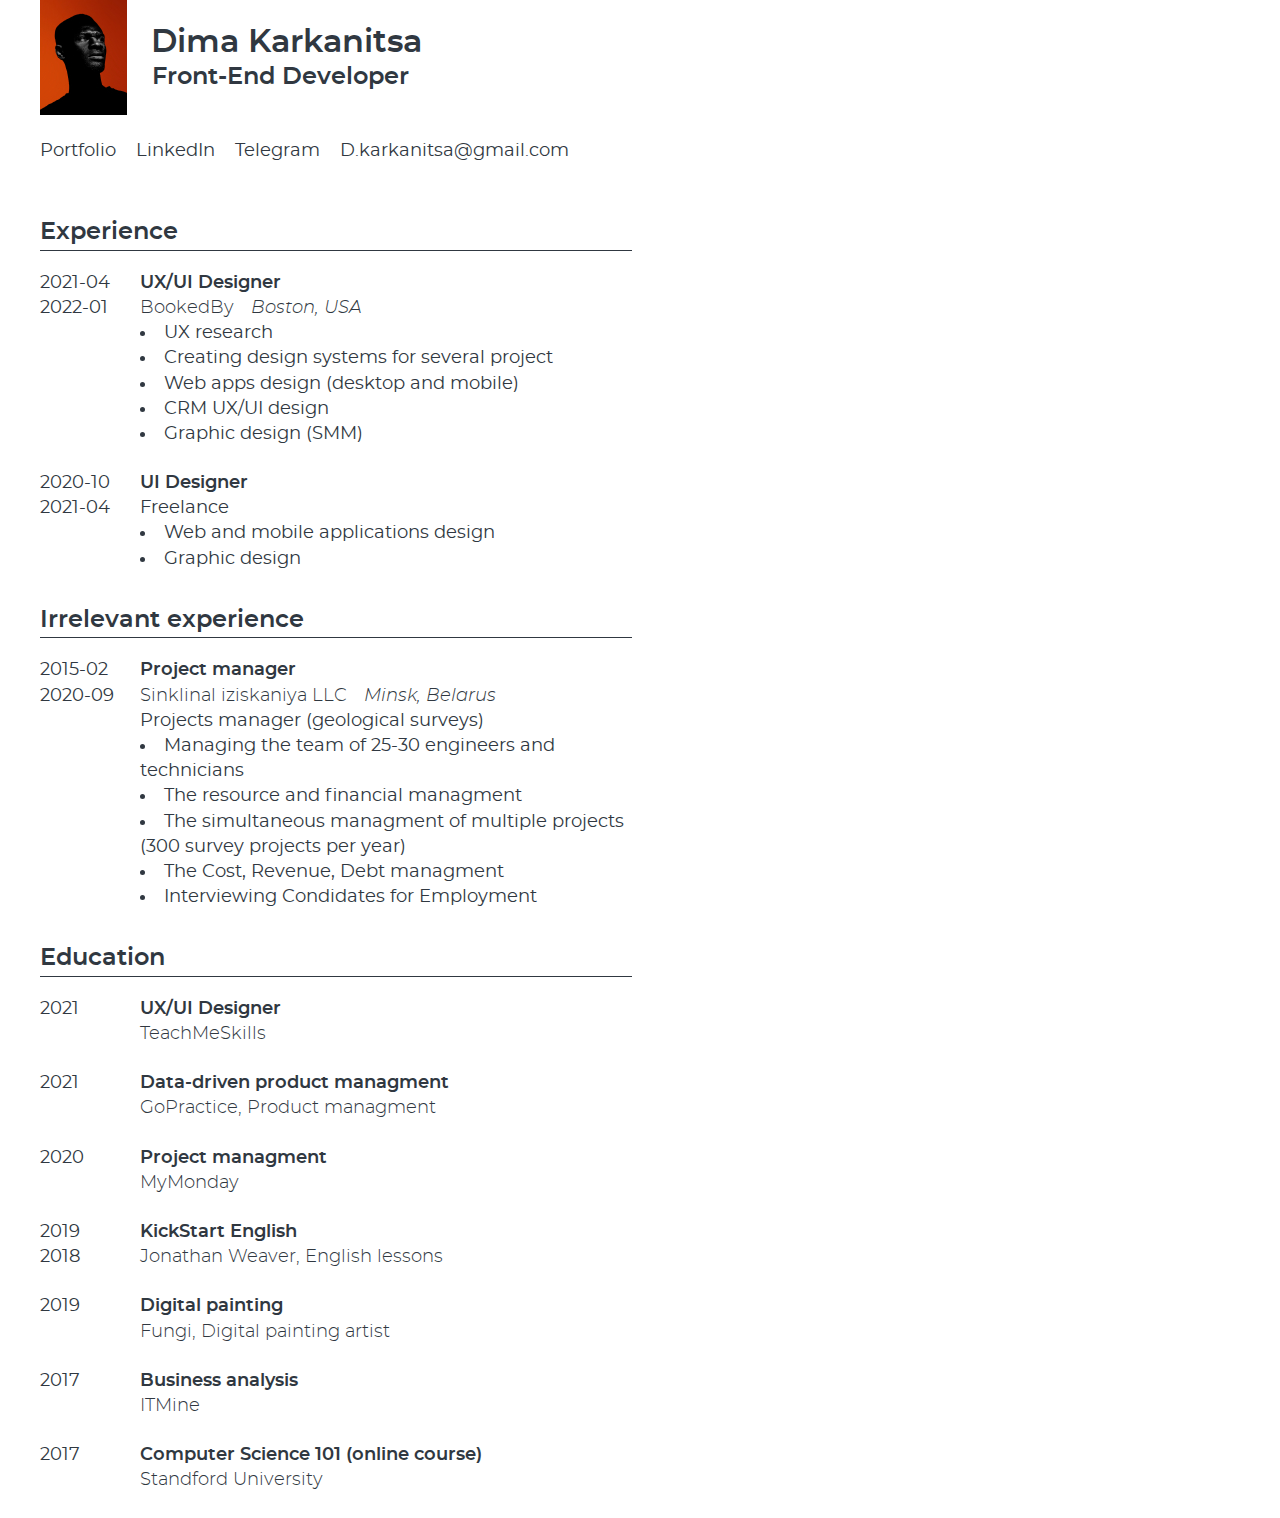
<file: CVproject/Index.html>
<!DOCTYPE html>
<html>
  <head>
    <meta charset="UTF-8">
    <meta name="viewport" content="width=device-width, initial-scale=1.0">
    <title>CV Dima Karkanitsa</title>
    <link rel="stylesheet" href="style.css">
    <!--подключить шрифты-->
  </head>

  <body>
    <div class="a4container">
      <div class="container">
        <header>
          <img class="photo" src="photo.jpg" alt="photo">
          <div class="name_prof">
            <h1>Dima Karkanitsa</h1>
            <h2 class="prof">Front-End Developer</h2>
          </div>
        </header>

        <ul class="listoflinks">
          <li ><a class="link_out" href="https://www.figma.com/proto/HCmQ697skr8lGyoma1iBME/Portfolio?page-id=0%3A1&node-id=242%3A196&viewport=241%2C48%2C0.15&scaling=contain&starting-point-node-id=225%3A119">Portfolio</a></li> 
          <li ><a class="link_out" href="http://www.linkedin.com/in/dmitry-karkanitsa-15b48519b">LinkedIn</a></li> 
          <li ><a class="link_out" href="https://t.me/dkarkanitsa">Telegram</a></li>  
          <li ><a class="link_out" href="mailto:d.karkanitsa@gmail.com">D.karkanitsa@gmail.com</a></li> 
        </ul>

        <main>
          <h3 class="section_name">Experience</h3> <!-- remake as box with buttom border or change <hr> for <div border-buttom>-->
          
          <div class="info_block">
            <div class="date"><p>2021-04<br>2022-01</p></div>
            <div class="info">
              <h4>UX/UI Designer</h4>
              <h5>BookedBy <i>Boston, USA</i></h5>
              <ul>
                <li>UX research</li>
                <li>Creating design systems for several project</li>
                <li>Web apps design (desktop and mobile)</li>
                <li>CRM UX/UI design</li>
                <li>Graphic design (SMM)</li>
              </ul>
            </div>
          </div>

          <div class="info_block">
            <div class="date"><p>2020-10<br>2021-04</p></div>
            <div class="info">
            <h4>UI Designer</h4>
            <p>Freelance</p>
            <ul>
              <li>Web and mobile applications design</li>
              <li>Graphic design</li>
            </ul>
            </div>
          </div>
          

          <h3 class="section_name">Irrelevant experience</h3>

          <div class="info_block">
            <div class="date"><p>2015-02<br>2020-09</p></div>
            <div class="info">
              <h4>Project manager</h4>
              <h5>Sinklinal iziskaniya LLC <i>Minsk, Belarus</i></h5>
              <ul>
                <il>Projects manager (geological surveys)</il>
                <li>Managing the team of 25-30 engineers and technicians</li>
                <li>The resource and financial managment</li>
                <li>The simultaneous managment of multiple projects (300 survey projects per year)</li>
                <li>The Cost, Revenue, Debt managment</li>
                <li>Interviewing Condidates for Employment</li>
              </ul>
            </div>
          </div>

          <h3 class="section_name">Education</h3>

          <div class="info_block">
            <div class="date"><p>2021</p></div>
            <div class="info">
              <h4>UX/UI Designer</h4>
              <h5>TeachMeSkills</h5>
            </div>
          </div>

          <div class="info_block">
            <div class="date"><p>2021</p></div>
            <div class="info">
              <h4>Data-driven product managment</h4>
              <h5>GoPractice, Product managment</h5>
            </div>
          </div>

          <div class="info_block">
            <div class="date"><p>2020</p></div>
            <div class="info">
              <h4>Project managment</h4>
              <h5>MyMonday</h5>
            </div>
          </div>

          <div class="info_block">
             <div class="date"><p>2019<br>2018</p></div>
             <div class="info">
              <h4>KickStart English</h4>
              <h5>Jonathan Weaver, English lessons</h5>
            </div>
          </div>

          <div class="info_block">
            <div class="date"><p>2019</p></div>
            <div class="info">
              <h4>Digital painting</h4>
              <h5>Fungi, Digital painting artist</h5>
            </div>
          </div> 

          <div class="info_block">
            <div class="date"><p>2017</p></div>
            <div class="info">
              <h4>Business analysis</h4>
              <h5>ITMine</h5>
            </div>
          </div>  
          <div class="info_block">
            <div class="date"><p>2017</p></div>
            <div class="info">
              <h4>Computer Science 101 (online course)</h4>
              <h5>Standford University</h5>
            </div>
          </div>
        </main>
      </div>
    </div>
  </body>
</html>
</file>
<file: CVproject/style.css>
:root {
    --main-white: #f0f0f0;
    --main-gray: #303841;
  }

/*Global setup*/

*{
    margin: 0;
    padding: 0;
}
html {
    box-sizing: border-box;

/* Set font size for easy rem calculations
   * default document font size = 16px, 1rem = 16px, 100% = 16px
   * (100% / 16px) * 10 = 62.5%, 1rem = 10px, 62.5% = 10px
  */
  font-size: 62.5%;
  scroll-behavior: smooth;
}
/* 1200px / 16px = 75em */
@media (max-width: 75em) {
  html {
    font-size: 60%;
  }
}

/* 980px / 16px = 61.25em */
@media (max-width: 61.25em) {
  html {
    font-size: 58%;
  }
}

/* 460px / 16px = 28.75em */
@media (max-width: 28.75em) {
  html {
    font-size: 55%;
  }
}
@font-face {
    font-family: 'Montserrat';
    src: url("fonts/montserrat-light-webfont.woff2"),
    url("fonts/montserrat-light-webfont.woff");
    font-weight: 300;
    font-style:normal;
    font-display: swap;
}

@font-face {
    font-family: 'Montserrat';
    src: url("fonts/montserrat-lightitalic-webfont.woff2"),
    url("fonts/montserrat-lightitalic-webfont.woff");
    font-weight: 300;
    font-style:italic;
    font-display: swap;
}
@font-face {
    font-family: 'Montserrat';
    src: url("fonts/montserrat-regular-webfont.woff2"),
    url("fonts/montserrat-regular-webfont.woff");
    font-weight: 400;
    font-style:normal;
    font-display: swap;
}
@font-face {
    font-family: 'Montserrat';
    src: url("fonts/montserrat-semibold-webfont.woff2"),
    url("fonts/montserrat-semibold-webfont.woff");
    font-weight: 600;
    font-style:normal;
    font-display: swap;
}


body{
  font-family: Montserrat, system-ui, -apple-system, sans-serif;
  font-size: 1.8rem; /* 18px */
  font-weight: 400;
  line-height: 1.4;
  color: var(--main-gray);
  
    }



h1 {
        font-size: 3.2rem; /*32px*/  
    }
h2 {
    font-size: 2.4rem;;
}
h3 {
    font-size: 2.4rem;
   
}
h4 {
    font-size: 1.8rem;
}
h5 {
    font-size: 1.8rem;
    font-weight:200;
}
i{
    padding-left: 1.2rem;
}
.a4container {
    display: block;
    margin-left: 40px;
    margin-right: 40px;
    max-width: 592px;
    height: auto;
    /*border: 1px solid black;*/
}
@media (max-width: 28.75em) {
    .a4container {
        margin-left: 10px;
        margin-right: 10px;
    }
}
header {
    display: flex;
    align-items: center;
}
.photo {
    
    margin-right: 24px;
}
.name_prof {
    display: inline-block;
}
.prof{
    padding-left: 1px; /*выравнивание строчки Профессия*/
    margin-top: -0.4rem;
}

.listoflinks {
    display: flex;
    justify-content: flex-start;
    margin-top: 2.4rem;
    list-style-type: none;
    display: 100%;
    flex-wrap: wrap ;
}
.link_out {
    display: inline-block;
    text-decoration: none;
    color: var(--main-gray);
    transition: color .2s linear;
    margin: 0 2rem 2rem 0;
    position:relative;

}
.link_out:hover{
    color:black;
}
.link_out::after {
    content: "";
    display:block;
    width: 100%;
    height: 1px;
    background-color: #000;
    position: absolute;
    top: 100%;
    left: 0;
    z-index: 1;
    opacity: 0;
    transition: opacity .2s linear;

}
.link_out:hover::after {
    opacity: 1;
}

ul {
    list-style-position:inside;
    }

.section_name {
    margin-top: 3.2rem;
}
.section_name::after {
    content:"";
    display:block;
    background-color: var(--main-gray);
    width: 100%;
    height: 1px;
    margin-bottom: 2rem;
}
.info_block {
    display: flex;
    width: 100%;
    margin-bottom: 2.4rem;
}
.date {
    display: block;
    margin-right: 1ß.2rem;
    min-width: 10rem;
}
.info {
    width:100%;
    text-align: left;
}
</file>
